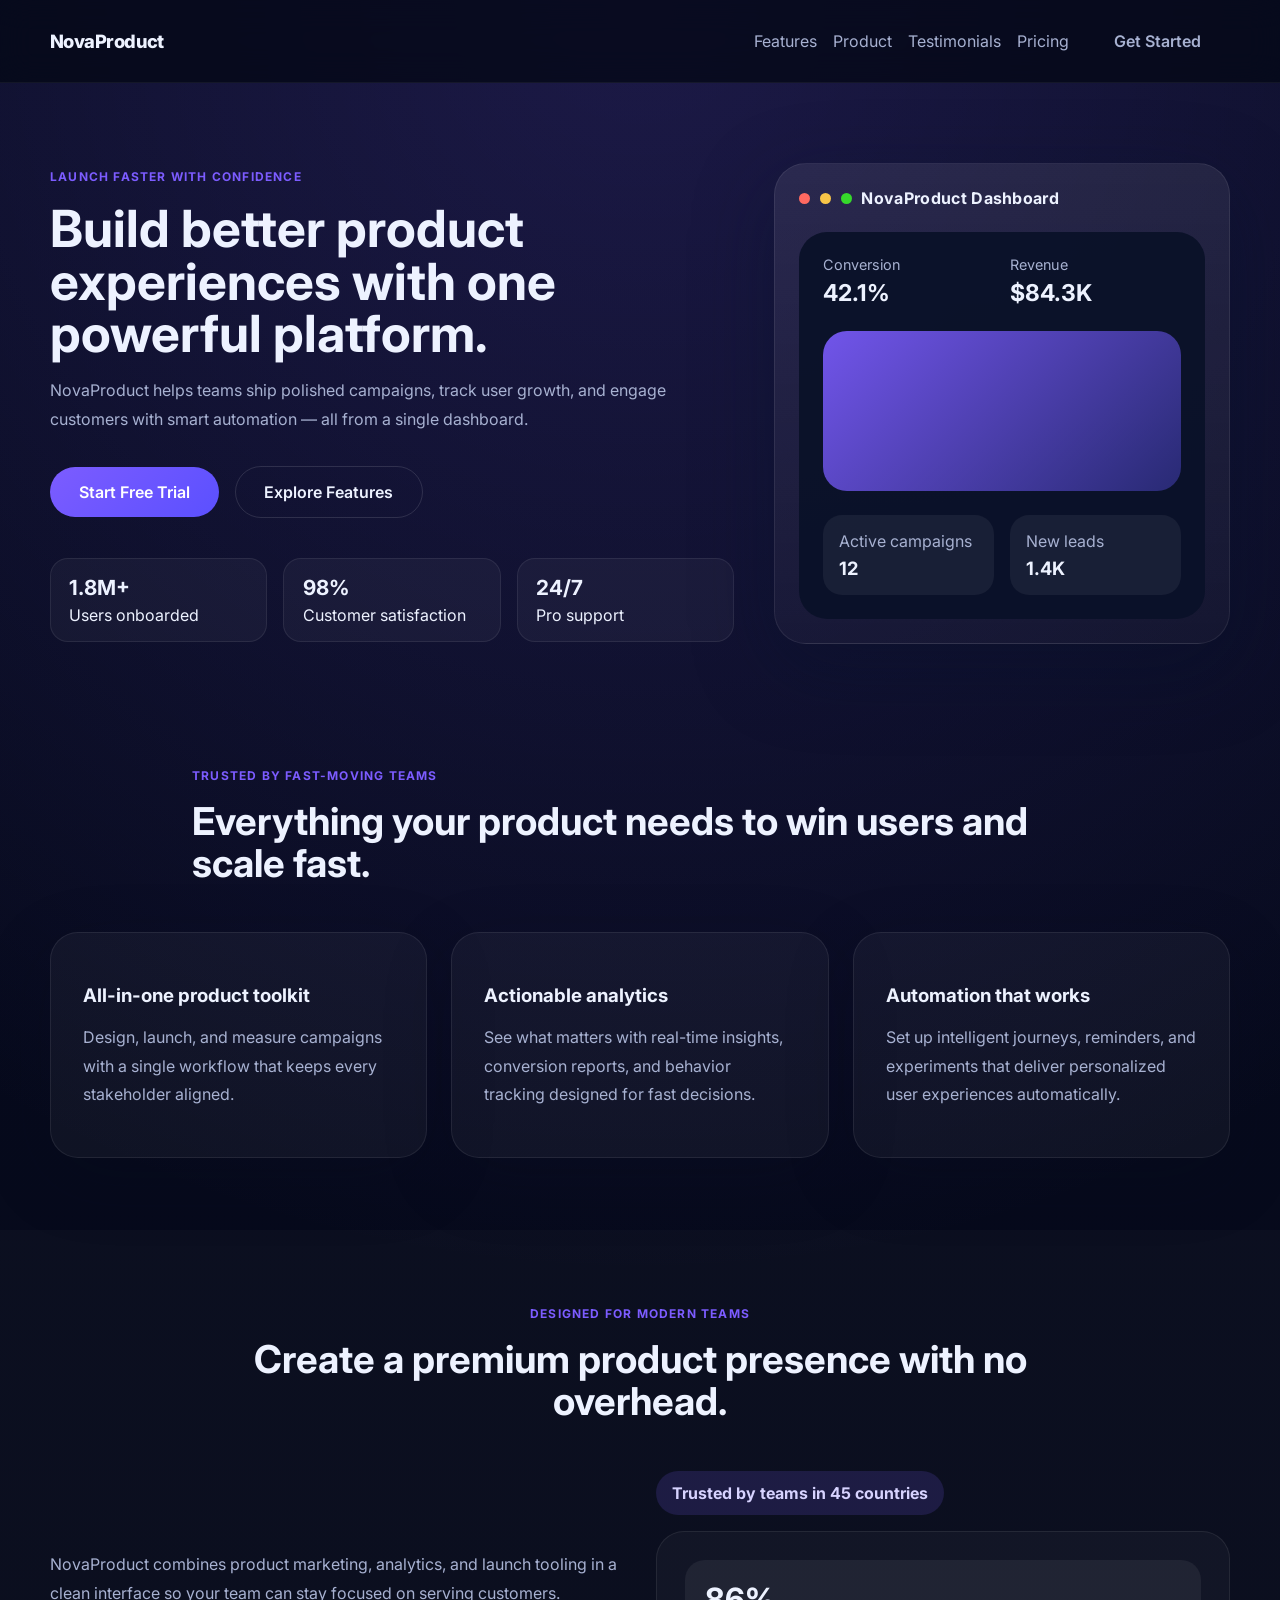
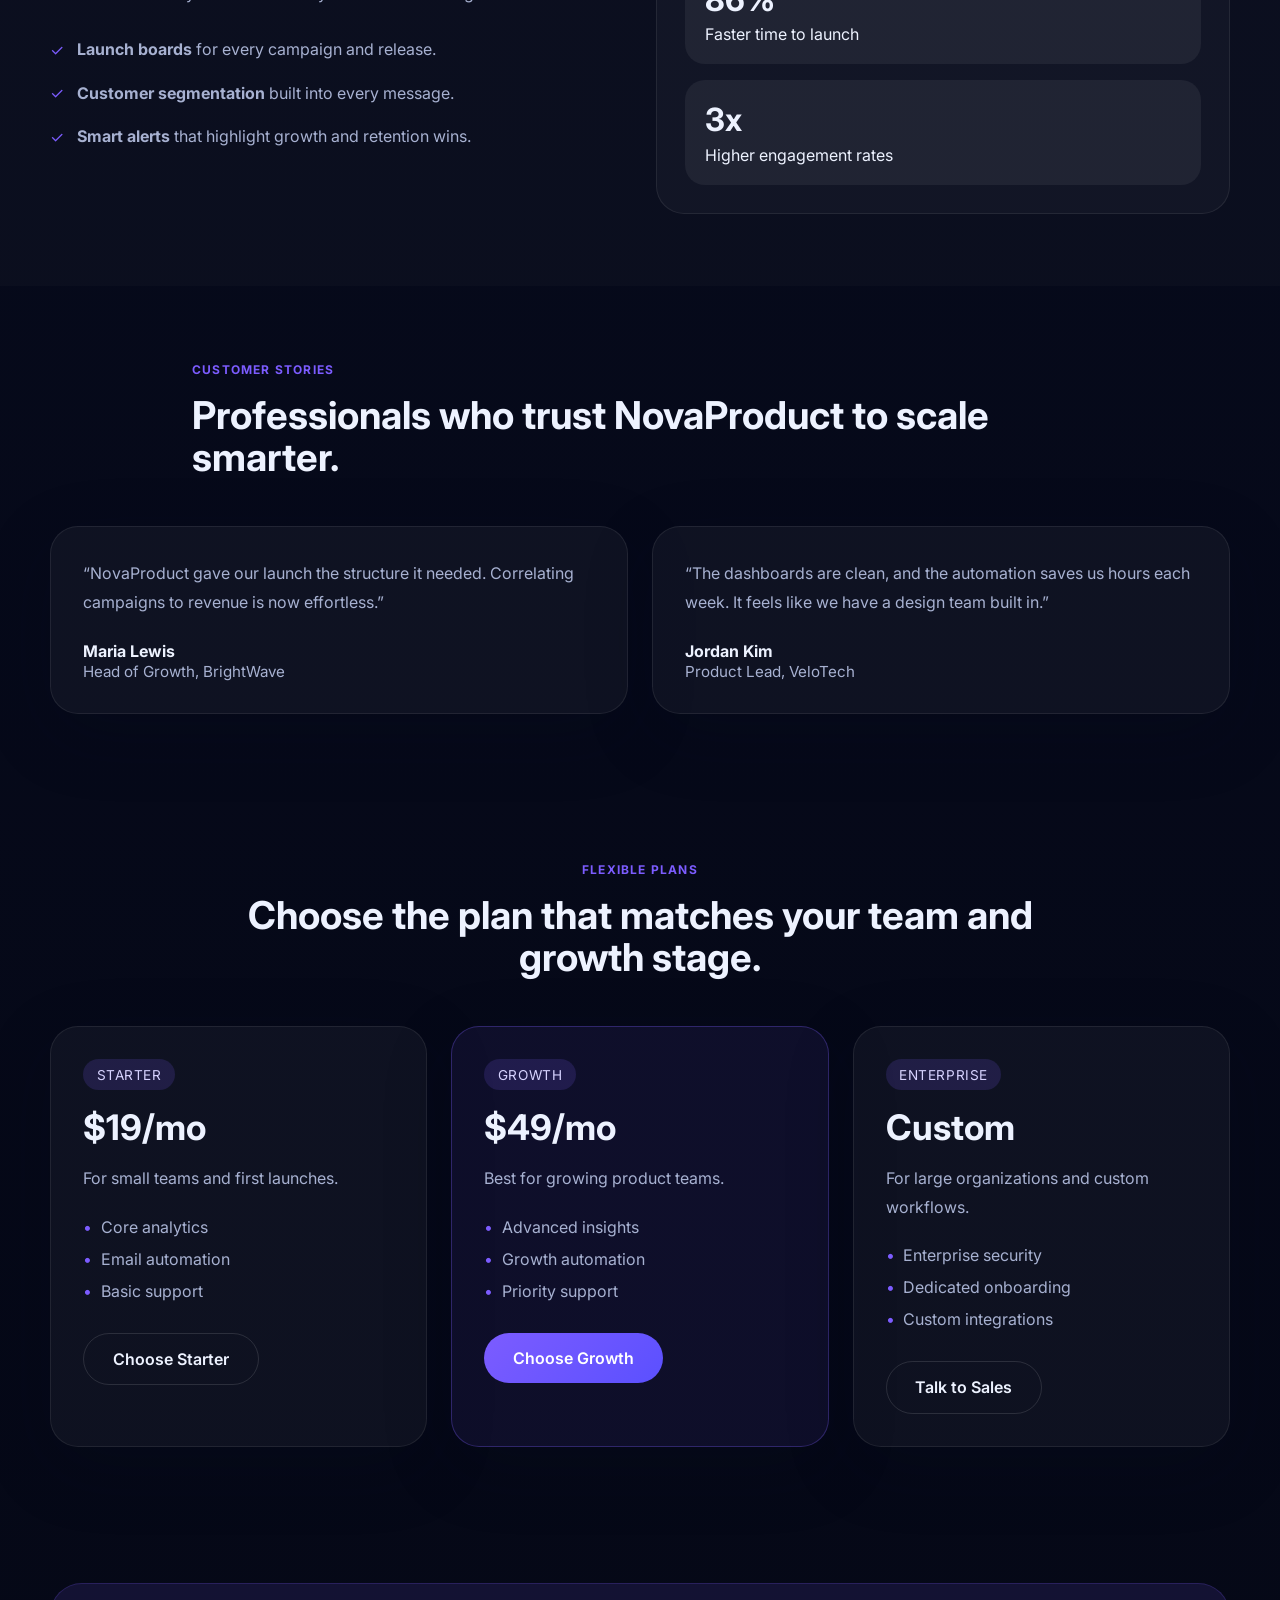
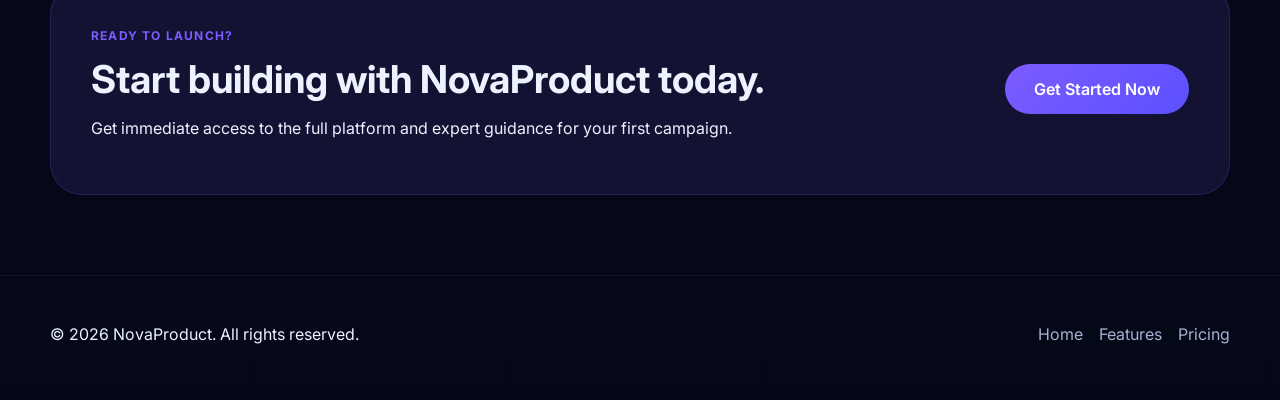
<file: Landing/Product/NovaProduct — Modern Product Landing Page.html>
<!DOCTYPE html>
<html lang="en">
<head>
  <meta charset="UTF-8" />
  <meta name="viewport" content="width=device-width, initial-scale=1.0" />
  <title>NovaProduct — Modern Product Landing Page</title>
  <link rel="preconnect" href="https://fonts.googleapis.com">
  <link rel="preconnect" href="https://fonts.gstatic.com" crossorigin>
  <link href="https://fonts.googleapis.com/css2?family=Inter:wght@400;500;600;700;800&display=swap" rel="stylesheet">
  <link rel="stylesheet" href="styles.css" />
</head>
<body>
  <header class="site-header">
    <div class="container header-inner">
      <a href="#hero" class="brand">NovaProduct</a>
      <button class="nav-toggle" aria-label="Open navigation" aria-expanded="false">
        <span></span>
        <span></span>
        <span></span>
      </button>
      <nav class="site-nav">
        <a href="#features">Features</a>
        <a href="#product">Product</a>
        <a href="#testimonials">Testimonials</a>
        <a href="#pricing">Pricing</a>
        <a href="#contact" class="button button-secondary">Get Started</a>
      </nav>
    </div>
  </header>

  <main>
    <section id="hero" class="hero-section">
      <div class="container hero-grid">
        <div class="hero-copy">
          <span class="eyebrow">Launch faster with confidence</span>
          <h1>Build better product experiences with one powerful platform.</h1>
          <p>NovaProduct helps teams ship polished campaigns, track user growth, and engage customers with smart automation — all from a single dashboard.</p>
          <div class="button-group">
            <a href="#pricing" class="button button-primary">Start Free Trial</a>
            <a href="#features" class="button button-outline">Explore Features</a>
          </div>
          <div class="hero-stats">
            <div>
              <strong>1.8M+</strong>
              <span>Users onboarded</span>
            </div>
            <div>
              <strong>98%</strong>
              <span>Customer satisfaction</span>
            </div>
            <div>
              <strong>24/7</strong>
              <span>Pro support</span>
            </div>
          </div>
        </div>
        <div class="hero-image-card">
          <div class="hero-image-panel">
            <div class="mockup-header">
              <span class="dot red"></span>
              <span class="dot yellow"></span>
              <span class="dot green"></span>
              <span class="mockup-title">NovaProduct Dashboard</span>
            </div>
            <div class="dashboard-preview">
              <div class="preview-row">
                <div>
                  <span>Conversion</span>
                  <strong>42.1%</strong>
                </div>
                <div>
                  <span>Revenue</span>
                  <strong>$84.3K</strong>
                </div>
              </div>
              <div class="preview-chart"></div>
              <div class="preview-cards">
                <div>
                  <span>Active campaigns</span>
                  <strong>12</strong>
                </div>
                <div>
                  <span>New leads</span>
                  <strong>1.4K</strong>
                </div>
              </div>
            </div>
          </div>
        </div>
      </div>
    </section>

    <section id="features" class="section section-features">
      <div class="container section-head">
        <span class="eyebrow">Trusted by fast-moving teams</span>
        <h2>Everything your product needs to win users and scale fast.</h2>
      </div>
      <div class="container feature-grid">
        <article class="feature-card">
          <h3>All-in-one product toolkit</h3>
          <p>Design, launch, and measure campaigns with a single workflow that keeps every stakeholder aligned.</p>
        </article>
        <article class="feature-card">
          <h3>Actionable analytics</h3>
          <p>See what matters with real-time insights, conversion reports, and behavior tracking designed for fast decisions.</p>
        </article>
        <article class="feature-card">
          <h3>Automation that works</h3>
          <p>Set up intelligent journeys, reminders, and experiments that deliver personalized user experiences automatically.</p>
        </article>
      </div>
    </section>

    <section id="product" class="section section-alt">
      <div class="container section-head center">
        <span class="eyebrow">Designed for modern teams</span>
        <h2>Create a premium product presence with no overhead.</h2>
      </div>
      <div class="container product-grid">
        <div class="product-copy">
          <p>NovaProduct combines product marketing, analytics, and launch tooling in a clean interface so your team can stay focused on serving customers.</p>
          <ul class="product-list">
            <li><strong>Launch boards</strong> for every campaign and release.</li>
            <li><strong>Customer segmentation</strong> built into every message.</li>
            <li><strong>Smart alerts</strong> that highlight growth and retention wins.</li>
          </ul>
        </div>
        <div class="product-visual">
          <div class="feature-badge">Trusted by teams in 45 countries</div>
          <div class="visual-panel">
            <div class="visual-stat">
              <strong>86%</strong>
              <span>Faster time to launch</span>
            </div>
            <div class="visual-stat">
              <strong>3x</strong>
              <span>Higher engagement rates</span>
            </div>
          </div>
        </div>
      </div>
    </section>

    <section id="testimonials" class="section section-testimonials">
      <div class="container section-head">
        <span class="eyebrow">Customer stories</span>
        <h2>Professionals who trust NovaProduct to scale smarter.</h2>
      </div>
      <div class="container testimonial-grid">
        <article class="testimonial-card">
          <p>“NovaProduct gave our launch the structure it needed. Correlating campaigns to revenue is now effortless.”</p>
          <div class="testimonial-author">
            <strong>Maria Lewis</strong>
            <span>Head of Growth, BrightWave</span>
          </div>
        </article>
        <article class="testimonial-card">
          <p>“The dashboards are clean, and the automation saves us hours each week. It feels like we have a design team built in.”</p>
          <div class="testimonial-author">
            <strong>Jordan Kim</strong>
            <span>Product Lead, VeloTech</span>
          </div>
        </article>
      </div>
    </section>

    <section id="pricing" class="section section-pricing">
      <div class="container section-head center">
        <span class="eyebrow">Flexible plans</span>
        <h2>Choose the plan that matches your team and growth stage.</h2>
      </div>
      <div class="container pricing-grid">
        <article class="pricing-card">
          <span class="pricing-label">Starter</span>
          <strong>$19/mo</strong>
          <p>For small teams and first launches.</p>
          <ul>
            <li>Core analytics</li>
            <li>Email automation</li>
            <li>Basic support</li>
          </ul>
          <a href="#contact" class="button button-outline">Choose Starter</a>
        </article>
        <article class="pricing-card pricing-card-popular">
          <span class="pricing-label">Growth</span>
          <strong>$49/mo</strong>
          <p>Best for growing product teams.</p>
          <ul>
            <li>Advanced insights</li>
            <li>Growth automation</li>
            <li>Priority support</li>
          </ul>
          <a href="#contact" class="button button-primary">Choose Growth</a>
        </article>
        <article class="pricing-card">
          <span class="pricing-label">Enterprise</span>
          <strong>Custom</strong>
          <p>For large organizations and custom workflows.</p>
          <ul>
            <li>Enterprise security</li>
            <li>Dedicated onboarding</li>
            <li>Custom integrations</li>
          </ul>
          <a href="#contact" class="button button-outline">Talk to Sales</a>
        </article>
      </div>
    </section>

    <section id="contact" class="section section-cta">
      <div class="container cta-panel">
        <div>
          <span class="eyebrow">Ready to launch?</span>
          <h2>Start building with NovaProduct today.</h2>
          <p>Get immediate access to the full platform and expert guidance for your first campaign.</p>
        </div>
        <a href="mailto:hello@novaproduct.example" class="button button-primary">Get Started Now</a>
      </div>
    </section>
  </main>

  <footer class="site-footer">
    <div class="container footer-grid">
      <p>&copy; 2026 NovaProduct. All rights reserved.</p>
      <div class="footer-links">
        <a href="#hero">Home</a>
        <a href="#features">Features</a>
        <a href="#pricing">Pricing</a>
      </div>
    </div>
  </footer>

  <script src="script.js"></script>
</body>
</html>
</file>
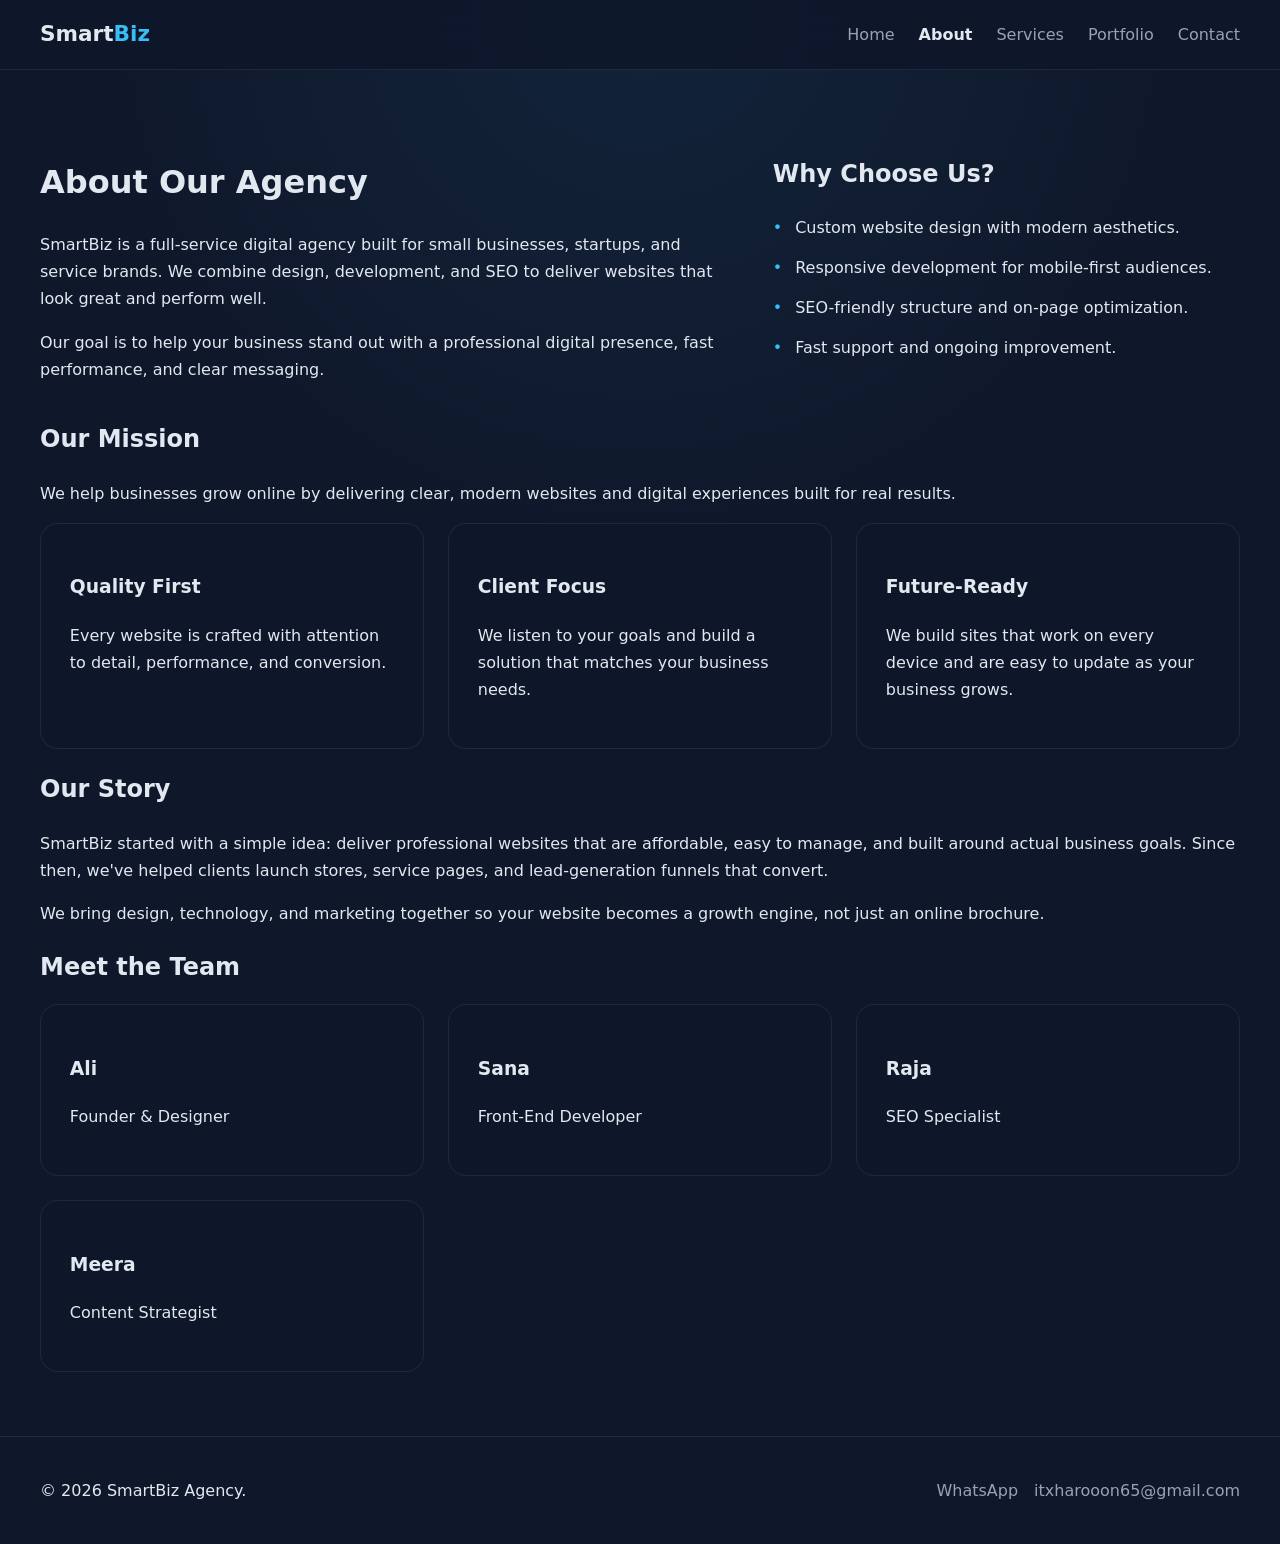
<file: Websites/Business Website/about.html>
<!DOCTYPE html>
<html lang="en">
<head>
  <meta charset="UTF-8">
  <meta name="viewport" content="width=device-width, initial-scale=1.0">
  <title>About - SmartBiz</title>
  <link rel="stylesheet" href="styles.css">
</head>
<body>
  <header class="site-header">
    <div class="container header-inner">
      <a href="Smart Business Agency.html" class="logo">Smart<span>Biz</span></a>
      <nav class="nav" id="navbar">
        <a href="Smart Business Agency.html">Home</a>
        <a href="about.html">About</a>
        <a href="services.html">Services</a>
        <a href="portfolio.html">Portfolio</a>
        <a href="contact.html">Contact</a>
      </nav>
      <button class="menu-toggle" id="menuToggle" aria-label="Toggle navigation">☰</button>
    </div>
  </header>

  <main class="section about-page">
    <div class="container split-grid animate-up">
      <div>
        <h1>About Our Agency</h1>
        <p>SmartBiz is a full-service digital agency built for small businesses, startups, and service brands. We combine design, development, and SEO to deliver websites that look great and perform well.</p>
        <p>Our goal is to help your business stand out with a professional digital presence, fast performance, and clear messaging.</p>
      </div>
      <div>
        <h2>Why Choose Us?</h2>
        <ul class="feature-list">
          <li>Custom website design with modern aesthetics.</li>
          <li>Responsive development for mobile-first audiences.</li>
          <li>SEO-friendly structure and on-page optimization.</li>
          <li>Fast support and ongoing improvement.</li>
        </ul>
      </div>
    </div>

    <section class="container animate-up delay-1">
      <h2>Our Mission</h2>
      <p>We help businesses grow online by delivering clear, modern websites and digital experiences built for real results.</p>
      <div class="values-grid">
        <div class="info-card">
          <h3>Quality First</h3>
          <p>Every website is crafted with attention to detail, performance, and conversion.</p>
        </div>
        <div class="info-card">
          <h3>Client Focus</h3>
          <p>We listen to your goals and build a solution that matches your business needs.</p>
        </div>
        <div class="info-card">
          <h3>Future-Ready</h3>
          <p>We build sites that work on every device and are easy to update as your business grows.</p>
        </div>
      </div>
    </section>

    <section class="container animate-up delay-2">
      <h2>Our Story</h2>
      <p>SmartBiz started with a simple idea: deliver professional websites that are affordable, easy to manage, and built around actual business goals. Since then, we've helped clients launch stores, service pages, and lead-generation funnels that convert.</p>
      <p>We bring design, technology, and marketing together so your website becomes a growth engine, not just an online brochure.</p>
    </section>

    <section class="team-section container animate-up delay-3">
      <h2>Meet the Team</h2>
      <div class="team-grid">
        <article class="team-card">
          <h3>Ali</h3>
          <p>Founder & Designer</p>
        </article>
        <article class="team-card">
          <h3>Sana</h3>
          <p>Front-End Developer</p>
        </article>
        <article class="team-card">
          <h3>Raja</h3>
          <p>SEO Specialist</p>
        </article>
        <article class="team-card">
          <h3>Meera</h3>
          <p>Content Strategist</p>
        </article>
      </div>
    </section>
  </main>

  <footer class="site-footer">
    <div class="container footer-inner">
      <p>© 2026 SmartBiz Agency.</p>
      <div class="footer-links">
        <a href="https://wa.me/1234567890" target="_blank" rel="noreferrer">WhatsApp</a>
        <a href="mailto:itxharooon65@gmail.com">itxharooon65@gmail.com</a>
      </div>
    </div>
  </footer>

  <script src="script.js"></script>
</body>
</html>
</file>
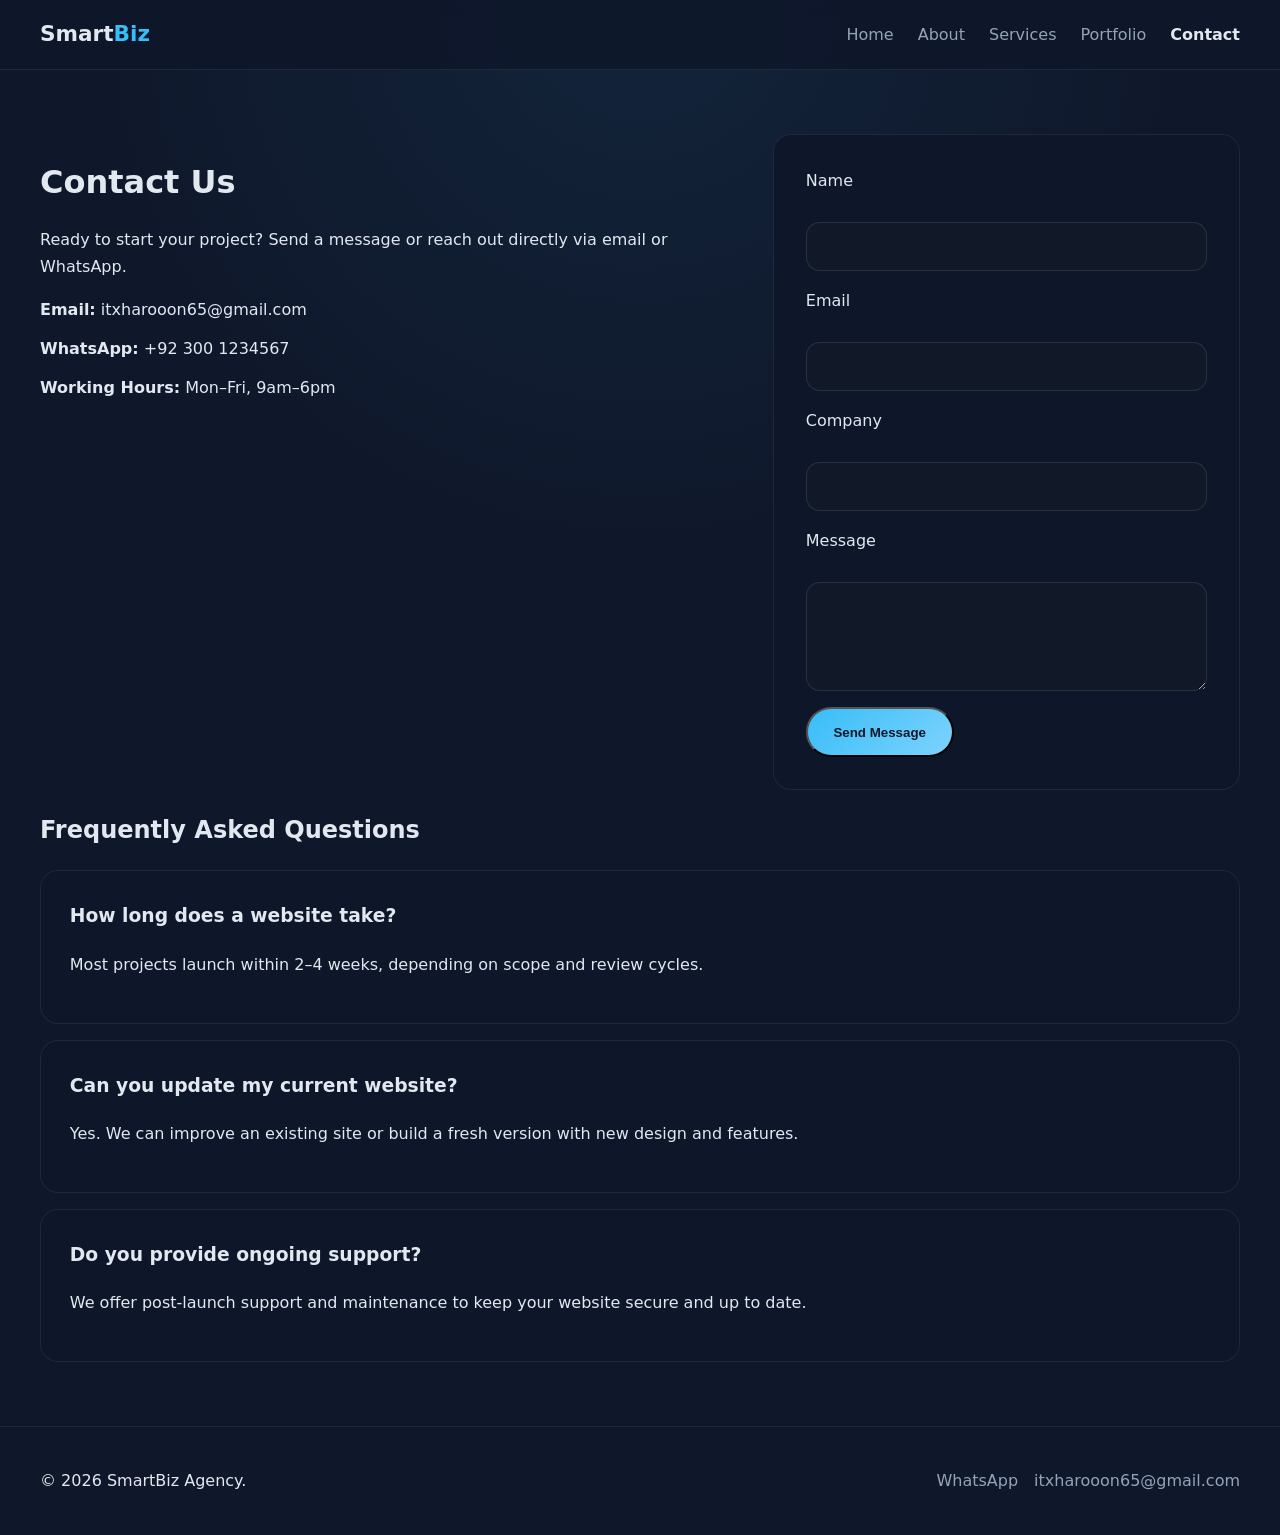
<file: Websites/Business Website/contact.html>
<!DOCTYPE html>
<html lang="en">
<head>
  <meta charset="UTF-8">
  <meta name="viewport" content="width=device-width, initial-scale=1.0">
  <title>Contact - SmartBiz</title>
  <link rel="stylesheet" href="styles.css">
</head>
<body>
  <header class="site-header">
    <div class="container header-inner">
      <a href="Smart Business Agency.html" class="logo">Smart<span>Biz</span></a>
      <nav class="nav" id="navbar">
        <a href="Smart Business Agency.html">Home</a>
        <a href="about.html">About</a>
        <a href="services.html">Services</a>
        <a href="portfolio.html">Portfolio</a>
        <a href="contact.html">Contact</a>
      </nav>
      <button class="menu-toggle" id="menuToggle" aria-label="Toggle navigation">☰</button>
    </div>
  </header>

  <main class="section contact-page">
    <div class="container split-grid animate-up">
      <div>
        <h1>Contact Us</h1>
        <p>Ready to start your project? Send a message or reach out directly via email or WhatsApp.</p>
        <div class="contact-info">
          <p><strong>Email:</strong> itxharooon65@gmail.com</p>
          <p><strong>WhatsApp:</strong> <a href="https://wa.me/1234567890" target="_blank" rel="noreferrer">+92 300 1234567</a></p>
          <p><strong>Working Hours:</strong> Mon–Fri, 9am–6pm</p>
        </div>
      </div>
      <form class="contact-form animate-up delay-1" id="contactForm">
        <input type="hidden" name="access_key" value="2d4e4fc6-cbc9-465c-b12b-588db0f23e2d">
        <input type="hidden" name="subject" value="New SmartBiz Contact Form Message">
        <input type="checkbox" name="botcheck" tabindex="-1" autocomplete="off" style="display: none;">

        <label for="name">Name</label>
        <input id="name" name="name" type="text" required>

        <label for="email">Email</label>
        <input id="email" name="email" type="email" required>

        <label for="company">Company</label>
        <input id="company" name="company" type="text">

        <label for="message">Message</label>
        <textarea id="message" name="message" rows="5" required></textarea>

        <button type="submit" class="btn btn-primary">Send Message</button>
        <p class="form-status" id="formStatus" hidden></p>
      </form>
    </div>

    <section class="container animate-up delay-2">
      <h2>Frequently Asked Questions</h2>
      <div class="faq-list">
        <article class="faq-item">
          <h3>How long does a website take?</h3>
          <p>Most projects launch within 2–4 weeks, depending on scope and review cycles.</p>
        </article>
        <article class="faq-item">
          <h3>Can you update my current website?</h3>
          <p>Yes. We can improve an existing site or build a fresh version with new design and features.</p>
        </article>
        <article class="faq-item">
          <h3>Do you provide ongoing support?</h3>
          <p>We offer post-launch support and maintenance to keep your website secure and up to date.</p>
        </article>
      </div>
    </section>
  </main>

  <footer class="site-footer">
    <div class="container footer-inner">
      <p>© 2026 SmartBiz Agency.</p>
      <div class="footer-links">
        <a href="https://wa.me/1234567890" target="_blank" rel="noreferrer">WhatsApp</a>
        <a href="mailto:itxharooon65@gmail.com">itxharooon65@gmail.com</a>
      </div>
    </div>
  </footer>

  <script src="script.js"></script>
</body>
</html>
</file>
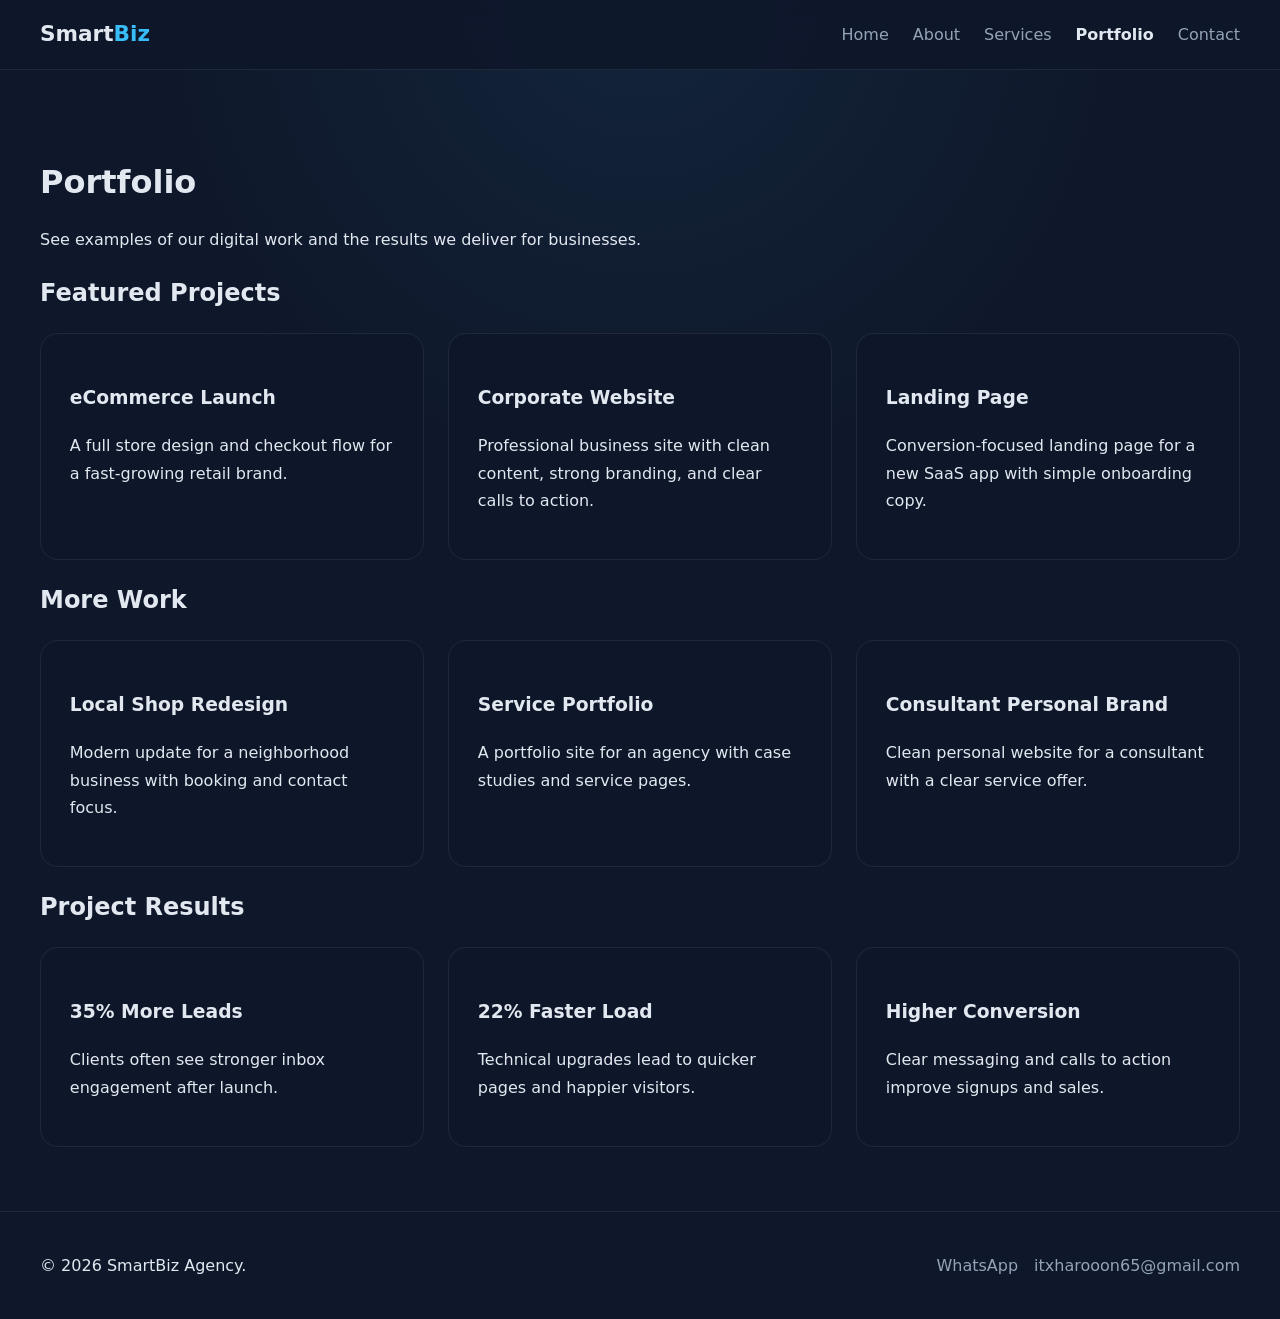
<file: Websites/Business Website/portfolio.html>
<!DOCTYPE html>
<html lang="en">
<head>
  <meta charset="UTF-8">
  <meta name="viewport" content="width=device-width, initial-scale=1.0">
  <title>Portfolio - SmartBiz</title>
  <link rel="stylesheet" href="styles.css">
</head>
<body>
  <header class="site-header">
    <div class="container header-inner">
      <a href="Smart Business Agency.html" class="logo">Smart<span>Biz</span></a>
      <nav class="nav" id="navbar">
        <a href="Smart Business Agency.html">Home</a>
        <a href="about.html">About</a>
        <a href="services.html">Services</a>
        <a href="portfolio.html">Portfolio</a>
        <a href="contact.html">Contact</a>
      </nav>
      <button class="menu-toggle" id="menuToggle" aria-label="Toggle navigation">☰</button>
    </div>
  </header>

  <main class="section portfolio-page">
    <div class="container animate-up">
      <h1>Portfolio</h1>
      <p>See examples of our digital work and the results we deliver for businesses.</p>
    </div>

    <section class="container animate-up delay-1">
      <h2>Featured Projects</h2>
      <div class="projects-grid">
        <article class="project-card">
          <h3>eCommerce Launch</h3>
          <p>A full store design and checkout flow for a fast-growing retail brand.</p>
        </article>
        <article class="project-card">
          <h3>Corporate Website</h3>
          <p>Professional business site with clean content, strong branding, and clear calls to action.</p>
        </article>
        <article class="project-card">
          <h3>Landing Page</h3>
          <p>Conversion-focused landing page for a new SaaS app with simple onboarding copy.</p>
        </article>
      </div>
    </section>

    <section class="container animate-up delay-2">
      <h2>More Work</h2>
      <div class="projects-grid">
        <article class="project-card">
          <h3>Local Shop Redesign</h3>
          <p>Modern update for a neighborhood business with booking and contact focus.</p>
        </article>
        <article class="project-card">
          <h3>Service Portfolio</h3>
          <p>A portfolio site for an agency with case studies and service pages.</p>
        </article>
        <article class="project-card">
          <h3>Consultant Personal Brand</h3>
          <p>Clean personal website for a consultant with a clear service offer.</p>
        </article>
      </div>
    </section>

    <section class="container animate-up delay-3">
      <h2>Project Results</h2>
      <div class="stats-grid">
        <div class="info-card">
          <h3>35% More Leads</h3>
          <p>Clients often see stronger inbox engagement after launch.</p>
        </div>
        <div class="info-card">
          <h3>22% Faster Load</h3>
          <p>Technical upgrades lead to quicker pages and happier visitors.</p>
        </div>
        <div class="info-card">
          <h3>Higher Conversion</h3>
          <p>Clear messaging and calls to action improve signups and sales.</p>
        </div>
      </div>
    </section>
  </main>

  <footer class="site-footer">
    <div class="container footer-inner">
      <p>© 2026 SmartBiz Agency.</p>
      <div class="footer-links">
        <a href="https://wa.me/1234567890" target="_blank" rel="noreferrer">WhatsApp</a>
        <a href="mailto:itxharooon65@gmail.com">itxharooon65@gmail.com</a>
      </div>
    </div>
  </footer>

  <script src="script.js"></script>
</body>
</html>
</file>
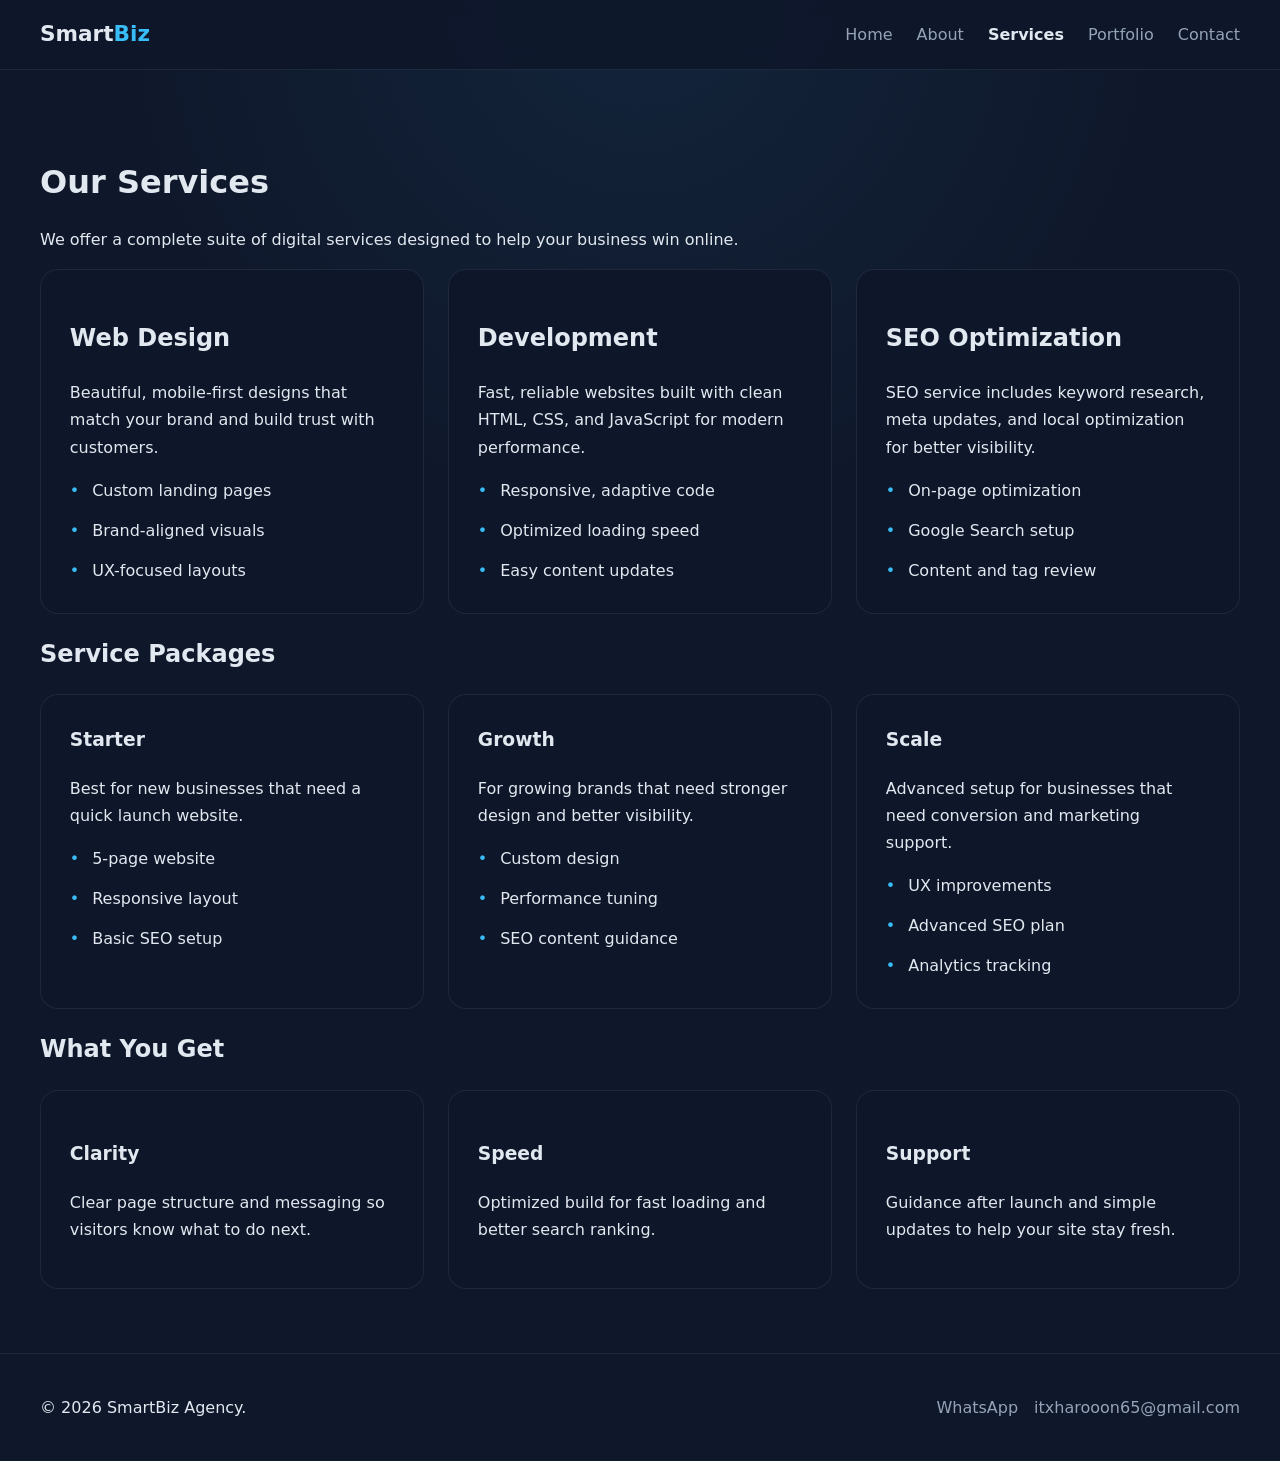
<file: Websites/Business Website/services.html>
<!DOCTYPE html>
<html lang="en">
<head>
  <meta charset="UTF-8">
  <meta name="viewport" content="width=device-width, initial-scale=1.0">
  <title>Services - SmartBiz</title>
  <link rel="stylesheet" href="styles.css">
</head>
<body>
  <header class="site-header">
    <div class="container header-inner">
      <a href="Smart Business Agency.html" class="logo">Smart<span>Biz</span></a>
      <nav class="nav" id="navbar">
        <a href="Smart Business Agency.html">Home</a>
        <a href="about.html">About</a>
        <a href="services.html">Services</a>
        <a href="portfolio.html">Portfolio</a>
        <a href="contact.html">Contact</a>
      </nav>
      <button class="menu-toggle" id="menuToggle" aria-label="Toggle navigation">☰</button>
    </div>
  </header>

  <main class="section services-page">
    <div class="container animate-up">
      <h1>Our Services</h1>
      <p>We offer a complete suite of digital services designed to help your business win online.</p>
    </div>

    <div class="container services-grid animate-up delay-1">
      <article class="service-card">
        <h2>Web Design</h2>
        <p>Beautiful, mobile-first designs that match your brand and build trust with customers.</p>
        <ul class="feature-list">
          <li>Custom landing pages</li>
          <li>Brand-aligned visuals</li>
          <li>UX-focused layouts</li>
        </ul>
      </article>
      <article class="service-card">
        <h2>Development</h2>
        <p>Fast, reliable websites built with clean HTML, CSS, and JavaScript for modern performance.</p>
        <ul class="feature-list">
          <li>Responsive, adaptive code</li>
          <li>Optimized loading speed</li>
          <li>Easy content updates</li>
        </ul>
      </article>
      <article class="service-card">
        <h2>SEO Optimization</h2>
        <p>SEO service includes keyword research, meta updates, and local optimization for better visibility.</p>
        <ul class="feature-list">
          <li>On-page optimization</li>
          <li>Google Search setup</li>
          <li>Content and tag review</li>
        </ul>
      </article>
    </div>

    <section class="container animate-up delay-2">
      <h2>Service Packages</h2>
      <div class="package-grid">
        <article class="package-card">
          <h3>Starter</h3>
          <p>Best for new businesses that need a quick launch website.</p>
          <ul class="feature-list">
            <li>5-page website</li>
            <li>Responsive layout</li>
            <li>Basic SEO setup</li>
          </ul>
        </article>
        <article class="package-card">
          <h3>Growth</h3>
          <p>For growing brands that need stronger design and better visibility.</p>
          <ul class="feature-list">
            <li>Custom design</li>
            <li>Performance tuning</li>
            <li>SEO content guidance</li>
          </ul>
        </article>
        <article class="package-card">
          <h3>Scale</h3>
          <p>Advanced setup for businesses that need conversion and marketing support.</p>
          <ul class="feature-list">
            <li>UX improvements</li>
            <li>Advanced SEO plan</li>
            <li>Analytics tracking</li>
          </ul>
        </article>
      </div>
    </section>

    <section class="container animate-up delay-3">
      <h2>What You Get</h2>
      <div class="stats-grid">
        <div class="info-card">
          <h3>Clarity</h3>
          <p>Clear page structure and messaging so visitors know what to do next.</p>
        </div>
        <div class="info-card">
          <h3>Speed</h3>
          <p>Optimized build for fast loading and better search ranking.</p>
        </div>
        <div class="info-card">
          <h3>Support</h3>
          <p>Guidance after launch and simple updates to help your site stay fresh.</p>
        </div>
      </div>
    </section>
  </main>

  <footer class="site-footer">
    <div class="container footer-inner">
      <p>© 2026 SmartBiz Agency.</p>
      <div class="footer-links">
        <a href="https://wa.me/1234567890" target="_blank" rel="noreferrer">WhatsApp</a>
        <a href="mailto:itxharooon65@gmail.com">itxharooon65@gmail.com</a>
      </div>
    </div>
  </footer>

  <script src="script.js"></script>
</body>
</html>
</file>
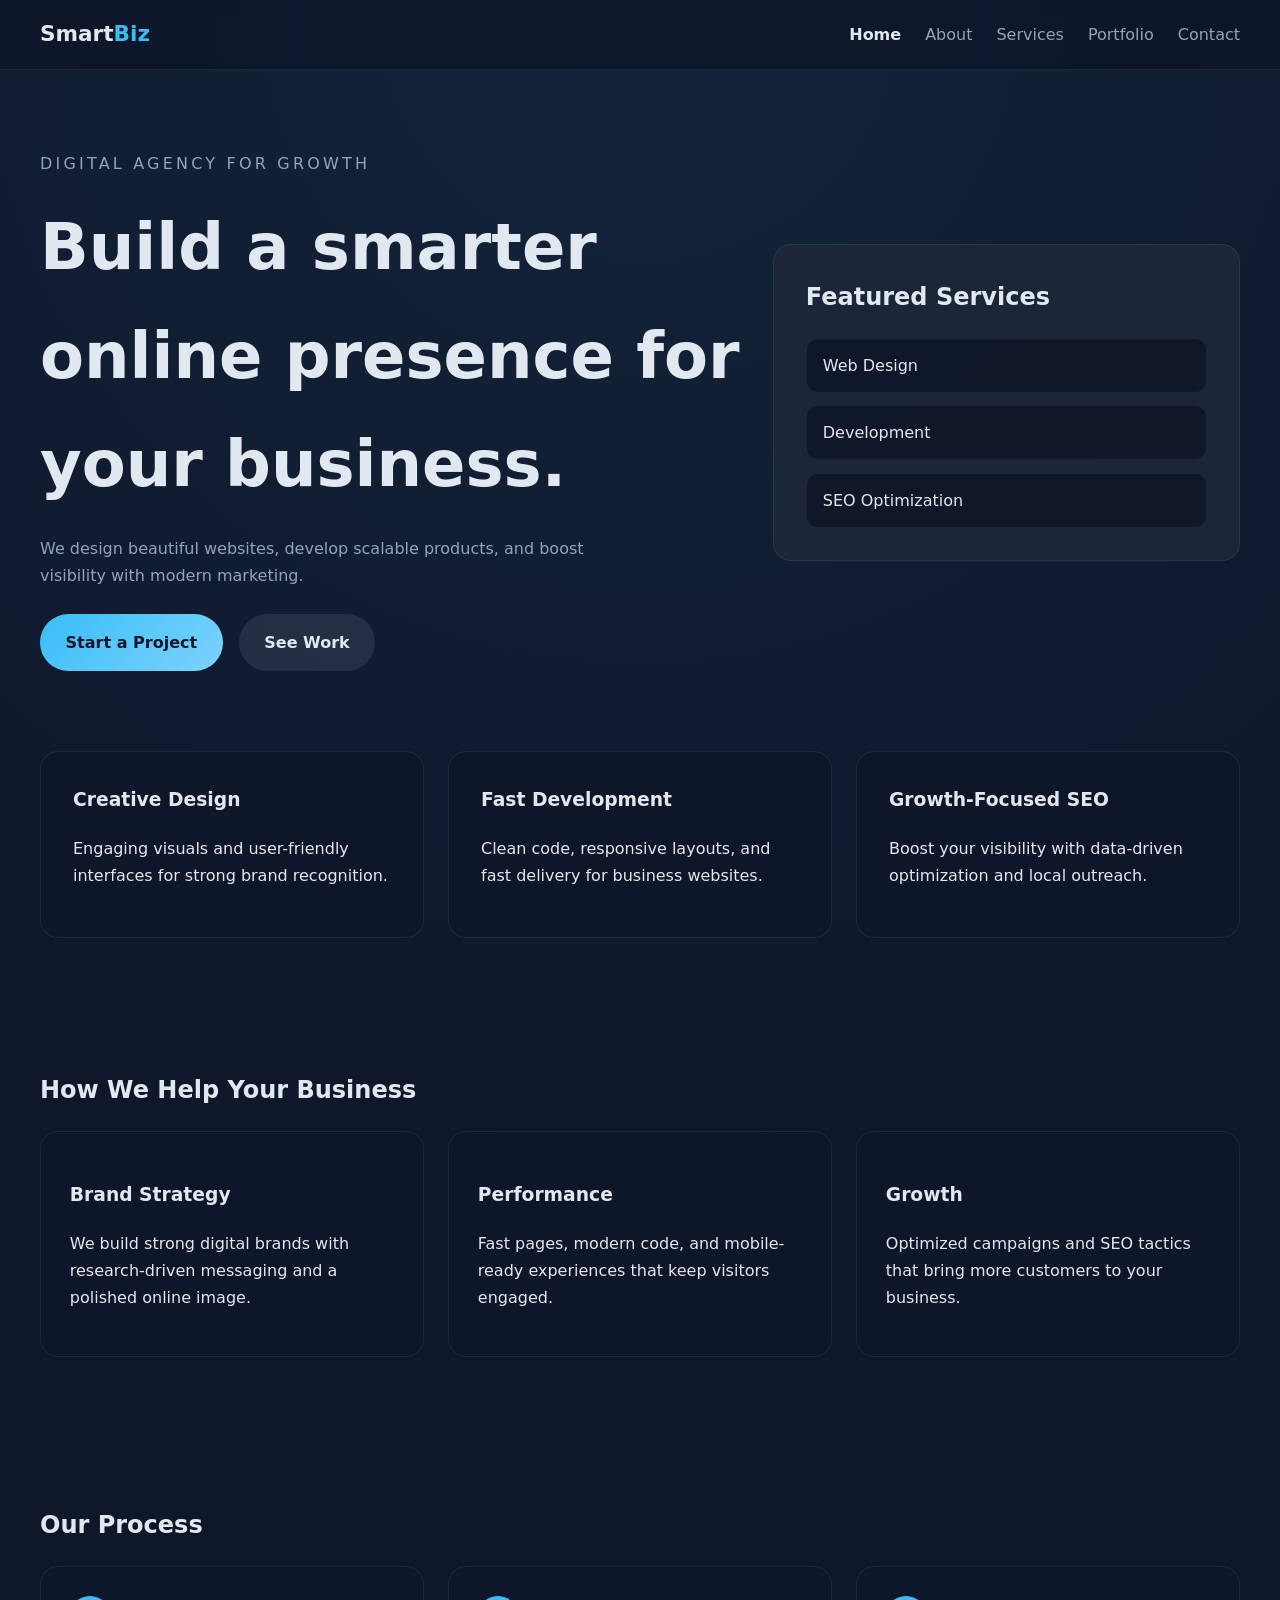
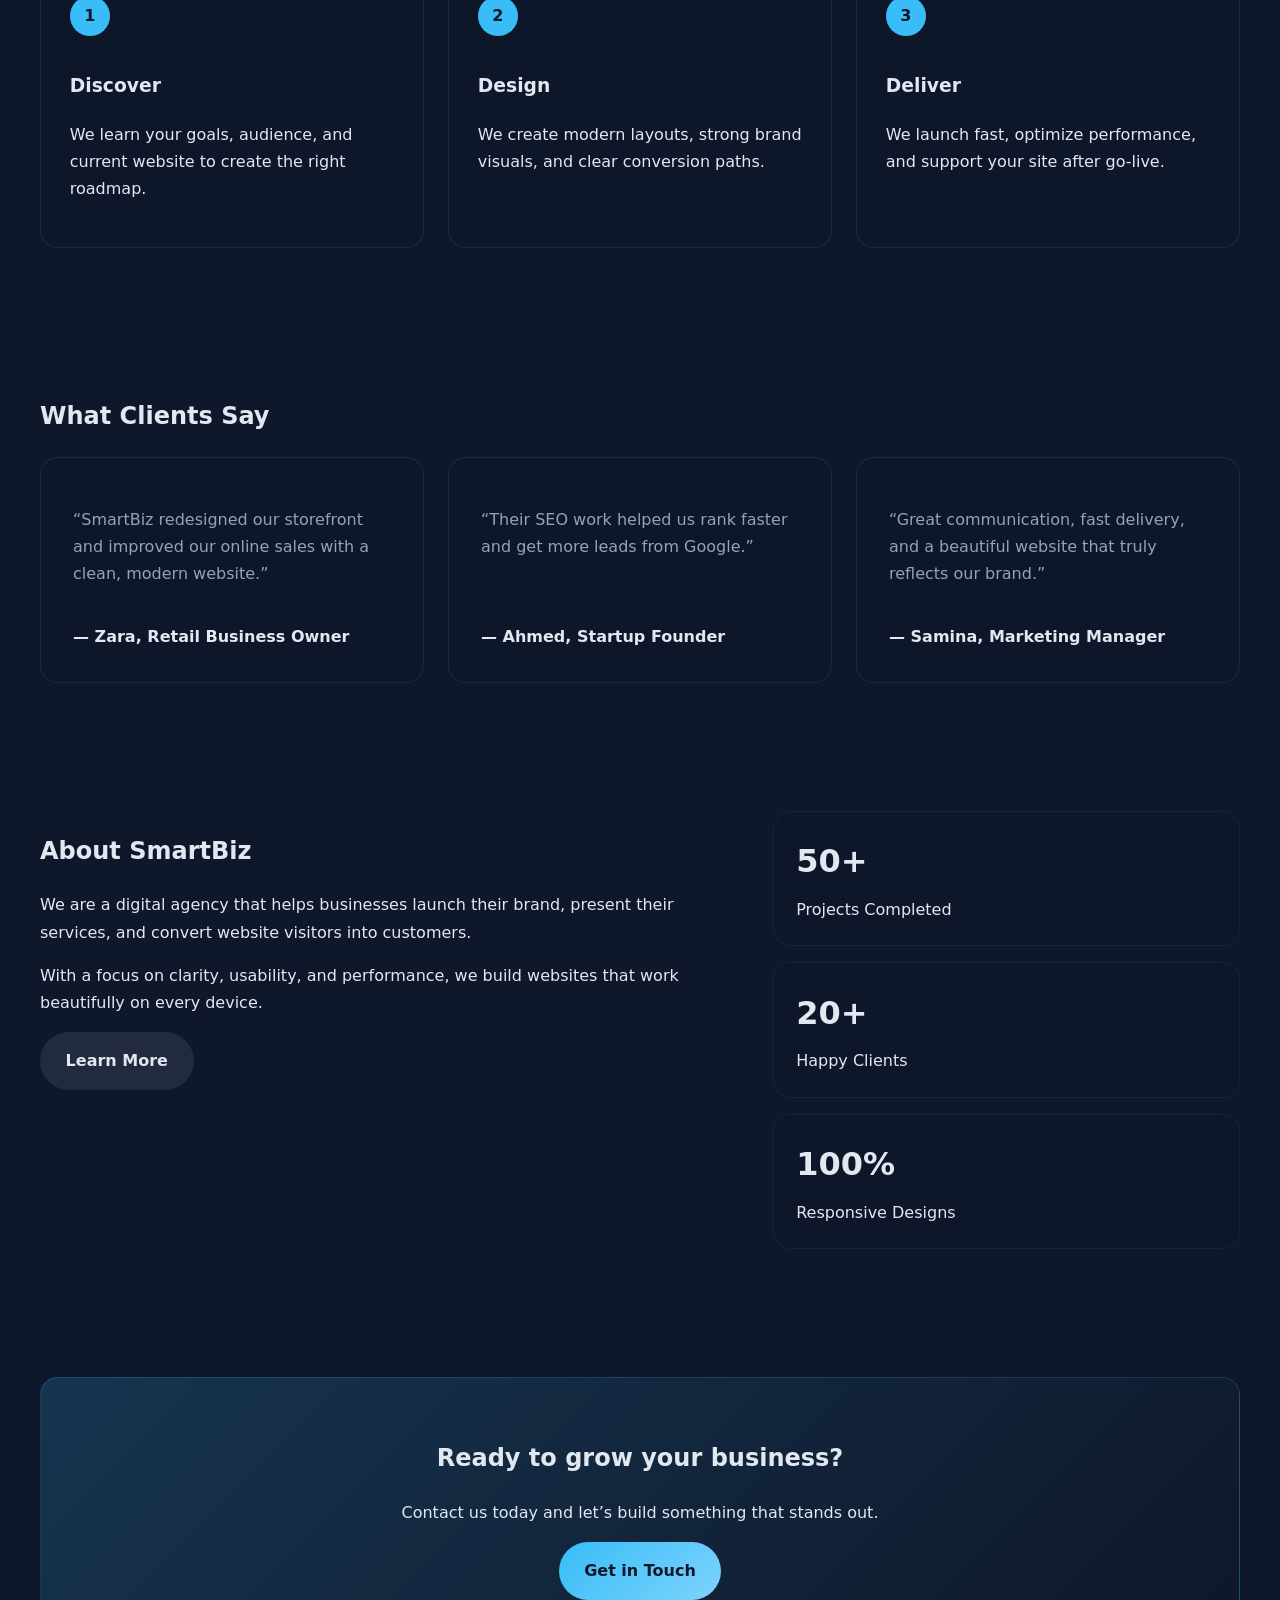
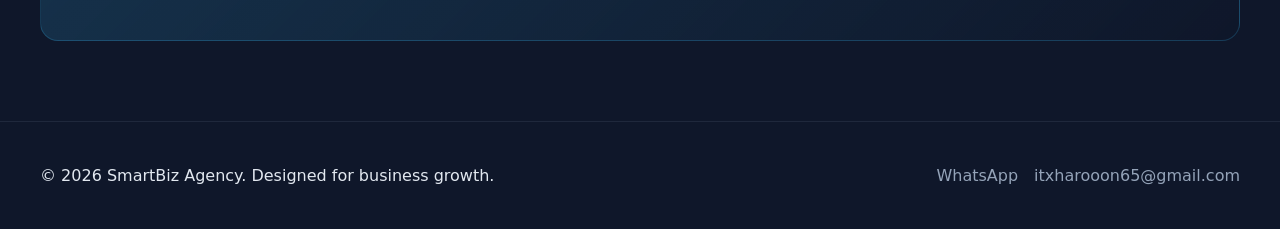
<file: Websites/Business Website/Smart Business Agency.html>
<!DOCTYPE html>
<html lang="en">
<head>
  <meta charset="UTF-8">
  <meta name="viewport" content="width=device-width, initial-scale=1.0">
  <title>Smart Business Agency</title>
  <link rel="stylesheet" href="styles.css">
</head>
<body>
  <header class="site-header">
    <div class="container header-inner">
      <a href="index.html" class="logo">Smart<span>Biz</span></a>
      <nav class="nav" id="navbar">
        <a href="Smart Business Agency.html">Home</a>
        <a href="about.html">About</a>
        <a href="services.html">Services</a>
        <a href="portfolio.html">Portfolio</a>
        <a href="contact.html">Contact</a>
      </nav>
      <button class="menu-toggle" id="menuToggle" aria-label="Toggle navigation">☰</button>
    </div>
  </header>

  <main>
    <section class="hero">
      <div class="container hero-content">
        <div>
          <p class="eyebrow">Digital Agency for Growth</p>
          <h1>Build a smarter online presence for your business.</h1>
          <p>We design beautiful websites, develop scalable products, and boost visibility with modern marketing.</p>
          <div class="hero-buttons">
            <a href="contact.html" class="btn btn-primary">Start a Project</a>
            <a href="portfolio.html" class="btn btn-secondary">See Work</a>
          </div>
        </div>
        <div class="hero-card animate-up">
          <h2>Featured Services</h2>
          <ul>
            <li>Web Design</li>
            <li>Development</li>
            <li>SEO Optimization</li>
          </ul>
        </div>
      </div>
    </section>

    <section class="preview-cards container">
      <article class="card animate-up delay-1">
        <h3>Creative Design</h3>
        <p>Engaging visuals and user-friendly interfaces for strong brand recognition.</p>
      </article>
      <article class="card animate-up delay-2">
        <h3>Fast Development</h3>
        <p>Clean code, responsive layouts, and fast delivery for business websites.</p>
      </article>
      <article class="card animate-up delay-3">
        <h3>Growth-Focused SEO</h3>
        <p>Boost your visibility with data-driven optimization and local outreach.</p>
      </article>
    </section>

    <section class="section why-section">
      <div class="container animate-up">
        <h2>How We Help Your Business</h2>
        <div class="stats-grid">
          <div class="info-card">
            <h3>Brand Strategy</h3>
            <p>We build strong digital brands with research-driven messaging and a polished online image.</p>
          </div>
          <div class="info-card">
            <h3>Performance</h3>
            <p>Fast pages, modern code, and mobile-ready experiences that keep visitors engaged.</p>
          </div>
          <div class="info-card">
            <h3>Growth</h3>
            <p>Optimized campaigns and SEO tactics that bring more customers to your business.</p>
          </div>
        </div>
      </div>
    </section>

    <section class="section process-section animate-up delay-1">
      <div class="container">
        <h2>Our Process</h2>
        <div class="process-grid">
          <article class="process-card">
            <span>1</span>
            <h3>Discover</h3>
            <p>We learn your goals, audience, and current website to create the right roadmap.</p>
          </article>
          <article class="process-card">
            <span>2</span>
            <h3>Design</h3>
            <p>We create modern layouts, strong brand visuals, and clear conversion paths.</p>
          </article>
          <article class="process-card">
            <span>3</span>
            <h3>Deliver</h3>
            <p>We launch fast, optimize performance, and support your site after go-live.</p>
          </article>
        </div>
      </div>
    </section>

    <section class="section testimonial-section">
      <div class="container animate-up delay-2">
        <h2>What Clients Say</h2>
        <div class="testimonial-grid">
          <article class="testimonial-card card">
            <p>“SmartBiz redesigned our storefront and improved our online sales with a clean, modern website.”</p>
            <strong>— Zara, Retail Business Owner</strong>
          </article>
          <article class="testimonial-card card">
            <p>“Their SEO work helped us rank faster and get more leads from Google.”</p>
            <strong>— Ahmed, Startup Founder</strong>
          </article>
          <article class="testimonial-card card">
            <p>“Great communication, fast delivery, and a beautiful website that truly reflects our brand.”</p>
            <strong>— Samina, Marketing Manager</strong>
          </article>
        </div>
      </div>
    </section>

    <section class="section section-about">
      <div class="container split-grid animate-up">
        <div>
          <h2>About SmartBiz</h2>
          <p>We are a digital agency that helps businesses launch their brand, present their services, and convert website visitors into customers.</p>
          <p>With a focus on clarity, usability, and performance, we build websites that work beautifully on every device.</p>
          <a href="about.html" class="btn btn-secondary">Learn More</a>
        </div>
        <div class="about-stats">
          <div>
            <strong>50+</strong>
            <span>Projects Completed</span>
          </div>
          <div>
            <strong>20+</strong>
            <span>Happy Clients</span>
          </div>
          <div>
            <strong>100%</strong>
            <span>Responsive Designs</span>
          </div>
        </div>
      </div>
    </section>

    <section class="section contact-cta">
      <div class="container cta-card animate-up">
        <h2>Ready to grow your business?</h2>
        <p>Contact us today and let’s build something that stands out.</p>
        <a href="contact.html" class="btn btn-primary">Get in Touch</a>
      </div>
    </section>
  </main>

  <footer class="site-footer">
    <div class="container footer-inner">
      <p>© 2026 SmartBiz Agency. Designed for business growth.</p>
      <div class="footer-links">
        <a href="https://wa.me/1234567890" target="_blank" rel="noreferrer">WhatsApp</a>
        <a href="mailto:itxharooon65@gmail.com">itxharooon65@gmail.com</a>
      </div>
    </div>
  </footer>

  <script src="script.js"></script>
</body>
</html>
</file>
<file: Landing/Product/styles.css>
:root {
  color-scheme: dark;
  --bg: #050816;
  --surface: rgba(255, 255, 255, 0.06);
  --surface-strong: rgba(255, 255, 255, 0.11);
  --text: #edf2ff;
  --muted: #a7b1d1;
  --accent: #7c5cff;
  --accent-soft: rgba(124, 92, 255, 0.13);
  --border: rgba(255, 255, 255, 0.12);
  --shadow: 0 24px 80px rgba(7, 16, 42, 0.35);
}

* {
  box-sizing: border-box;
}

html {
  scroll-behavior: smooth;
}

body {
  margin: 0;
  min-height: 100vh;
  font-family: 'Inter', system-ui, sans-serif;
  background: radial-gradient(circle at top, rgba(124, 92, 255, 0.18), transparent 35%),
              linear-gradient(180deg, #070b1f 0%, #050816 100%);
  color: var(--text);
}

img {
  max-width: 100%;
  display: block;
}

a {
  color: inherit;
  text-decoration: none;
}

button, .button {
  font: inherit;
}

.container {
  width: min(1180px, calc(100% - 2rem));
  margin: 0 auto;
}

.site-header {
  position: sticky;
  top: 0;
  z-index: 20;
  backdrop-filter: blur(16px);
  background: rgba(5, 8, 22, 0.78);
  border-bottom: 1px solid rgba(255, 255, 255, 0.05);
}

.header-inner {
  display: flex;
  align-items: center;
  justify-content: space-between;
  gap: 1rem;
  padding: 1rem 0;
}

.brand {
  font-size: 1.15rem;
  font-weight: 800;
  letter-spacing: -0.03em;
}

.site-nav {
  display: flex;
  flex-wrap: wrap;
  gap: 1rem;
  align-items: center;
}

.site-nav a {
  color: var(--muted);
  transition: color 0.2s ease;
}

.site-nav a:hover,
.site-nav a:focus-visible {
  color: var(--text);
}

.nav-toggle {
  display: none;
  width: 2rem;
  height: 2rem;
  border: none;
  background: transparent;
  cursor: pointer;
  gap: 0.35rem;
  flex-direction: column;
  align-items: center;
  justify-content: center;
  padding: 0;
}

.nav-toggle span {
  width: 100%;
  height: 2px;
  background: var(--text);
  display: block;
  border-radius: 999px;
}

.hero-section {
  padding: 5rem 0 3rem;
}

.hero-grid {
  display: grid;
  grid-template-columns: 1.2fr 0.8fr;
  gap: 2.5rem;
  align-items: center;
}

.eyebrow {
  display: inline-flex;
  align-items: center;
  gap: 0.5rem;
  color: var(--accent);
  font-weight: 700;
  text-transform: uppercase;
  letter-spacing: 0.1em;
  font-size: 0.75rem;
}

.hero-copy h1 {
  margin: 1.05rem 0 1rem;
  font-size: clamp(2rem, 4vw, 3.4rem);
  line-height: 1.03;
}

.hero-copy p {
  max-width: 40rem;
  color: var(--muted);
  font-size: 1rem;
  line-height: 1.8;
}

.button-group {
  display: flex;
  flex-wrap: wrap;
  align-items: center;
  gap: 1rem;
  margin: 2rem 0 2.5rem;
}

.button {
  display: inline-flex;
  align-items: center;
  justify-content: center;
  border: none;
  border-radius: 999px;
  padding: 0.95rem 1.8rem;
  cursor: pointer;
  transition: transform 0.2s ease, background 0.2s ease, color 0.2s ease, border-color 0.2s ease;
  text-decoration: none;
  font-weight: 600;
}

.button-primary {
  background: linear-gradient(135deg, var(--accent), #5b50ff);
  color: #fff;
}

.button-primary:hover,
.button-primary:focus-visible {
  transform: translateY(-1px);
}

.button-outline {
  background: transparent;
  border: 1px solid rgba(255, 255, 255, 0.12);
  color: var(--text);
}

.button-outline:hover,
.button-outline:focus-visible {
  background: rgba(255, 255, 255, 0.04);
  transform: translateY(-1px);
}

.hero-stats {
  display: grid;
  grid-template-columns: repeat(3, minmax(0, 1fr));
  gap: 1rem;
}

.hero-stats div {
  padding: 1rem 1.15rem;
  background: rgba(255, 255, 255, 0.04);
  border: 1px solid rgba(255, 255, 255, 0.08);
  border-radius: 18px;
}

.hero-stats strong {
  display: block;
  font-size: 1.3rem;
  margin-bottom: 0.3rem;
}

.hero-image-card {
  position: relative;
}

.hero-image-panel {
  border: 1px solid rgba(255, 255, 255, 0.08);
  border-radius: 2rem;
  background: linear-gradient(180deg, rgba(255,255,255,0.08), rgba(255,255,255,0.03));
  padding: 1.5rem;
  box-shadow: var(--shadow);
}

.mockup-header {
  display: flex;
  align-items: center;
  gap: 0.6rem;
  margin-bottom: 1.5rem;
}

.dot {
  width: 0.7rem;
  height: 0.7rem;
  border-radius: 999px;
}

.red { background: #ff6961; }
.yellow { background: #f8c548; }
.green { background: #36d92b; }

.mockup-title {
  color: var(--text);
  font-weight: 700;
  letter-spacing: 0.02em;
}

.dashboard-preview {
  background: rgba(10, 17, 41, 0.95);
  border-radius: 1.75rem;
  padding: 1.5rem;
}

.preview-row {
  display: flex;
  gap: 1rem;
  flex-wrap: wrap;
  margin-bottom: 1.5rem;
}

.preview-row div {
  flex: 1;
  min-width: 9rem;
}

.preview-row span {
  display: block;
  color: var(--muted);
  margin-bottom: 0.35rem;
  font-size: 0.9rem;
}

.preview-row strong {
  font-size: 1.45rem;
}

.preview-chart {
  height: 10rem;
  border-radius: 1.5rem;
  background: linear-gradient(135deg, rgba(124,92,255,0.9), rgba(97, 88, 255, 0.35));
  margin-bottom: 1.5rem;
}

.preview-cards {
  display: grid;
  grid-template-columns: 1fr 1fr;
  gap: 1rem;
}

.preview-cards div {
  background: rgba(255, 255, 255, 0.06);
  border-radius: 1.2rem;
  padding: 1rem;
}

.preview-cards span {
  display: block;
  color: var(--muted);
  margin-bottom: 0.35rem;
}

.preview-cards strong {
  font-size: 1.15rem;
}

.section {
  padding: 4.5rem 0;
}

.section-alt {
  background: rgba(255, 255, 255, 0.02);
}

.section-head {
  max-width: 56rem;
  margin: 0 auto 3rem;
}

.section-head.center {
  text-align: center;
}

.section-head h2 {
  margin: 1rem 0 0;
  font-size: clamp(2rem, 3vw, 2.75rem);
  line-height: 1.1;
}

.feature-grid,
.testimonial-grid,
.pricing-grid {
  display: grid;
  gap: 1.5rem;
}

.feature-grid {
  grid-template-columns: repeat(3, minmax(0, 1fr));
}

.feature-card,
.testimonial-card,
.pricing-card {
  background: rgba(255, 255, 255, 0.04);
  border: 1px solid rgba(255, 255, 255, 0.08);
  border-radius: 1.75rem;
  padding: 2rem;
  box-shadow: 0 20px 70px rgba(4, 9, 29, 0.18);
}

.feature-card h3,
.pricing-card strong {
  margin-bottom: 0.9rem;
}

.feature-card p,
.testimonial-card p,
.pricing-card p {
  color: var(--muted);
  line-height: 1.8;
}

.product-grid {
  display: grid;
  grid-template-columns: 1fr 1fr;
  gap: 2rem;
  align-items: center;
}

.product-copy p,
.product-copy ul {
  color: var(--muted);
  line-height: 1.8;
}

.product-list {
  list-style: none;
  padding: 0;
  margin: 1.75rem 0 0;
  display: grid;
  gap: 0.9rem;
}

.product-list li {
  position: relative;
  padding-left: 1.7rem;
}

.product-list li::before {
  content: '✓';
  position: absolute;
  left: 0;
  top: 0.05rem;
  color: var(--accent);
}

.product-visual {
  display: grid;
  gap: 1rem;
}

.feature-badge {
  display: inline-flex;
  align-items: center;
  padding: 0.75rem 1rem;
  border-radius: 999px;
  background: rgba(124,92,255,0.16);
  color: #d7d3ff;
  font-weight: 700;
  width: fit-content;
}

.visual-panel {
  background: rgba(255, 255, 255, 0.03);
  border: 1px solid rgba(255, 255, 255, 0.08);
  border-radius: 1.75rem;
  padding: 1.75rem;
  display: grid;
  gap: 1rem;
}

.visual-stat {
  padding: 1.25rem;
  background: rgba(255, 255, 255, 0.06);
  border-radius: 1.25rem;
}

.visual-stat strong {
  display: block;
  font-size: 2rem;
  margin-bottom: 0.35rem;
}

.testimonial-grid {
  grid-template-columns: repeat(2, minmax(0, 1fr));
}

.testimonial-card p {
  margin: 0 0 1.5rem;
}

.testimonial-author strong {
  display: block;
}

.testimonial-author span {
  color: var(--muted);
  font-size: 0.95rem;
}

.pricing-grid {
  grid-template-columns: repeat(3, minmax(0, 1fr));
}

.pricing-label {
  display: inline-flex;
  padding: 0.45rem 0.85rem;
  border-radius: 999px;
  background: rgba(124, 92, 255, 0.16);
  color: #d7d3ff;
  font-size: 0.85rem;
  letter-spacing: 0.04em;
  text-transform: uppercase;
}

.pricing-card strong {
  display: block;
  font-size: 2.2rem;
  margin: 1rem 0 0.9rem;
}

.pricing-card ul {
  list-style: none;
  margin: 1.5rem 0 2rem;
  padding: 0;
  display: grid;
  gap: 0.75rem;
  color: var(--muted);
}

.pricing-card ul li::before {
  content: '•';
  margin-right: 0.55rem;
  color: var(--accent);
}

.pricing-card-popular {
  border-color: rgba(124, 92, 255, 0.3);
  background: rgba(124, 92, 255, 0.08);
}

.section-cta {
  padding: 4rem 0 5rem;
}

.cta-panel {
  display: flex;
  align-items: center;
  justify-content: space-between;
  gap: 1.5rem;
  background: rgba(124, 92, 255, 0.12);
  border: 1px solid rgba(124, 92, 255, 0.2);
  border-radius: 2rem;
  padding: 2.5rem;
}

.cta-panel h2 {
  margin: 0.8rem 0 0;
  font-size: clamp(2rem, 3vw, 2.5rem);
}

.site-footer {
  padding: 2rem 0 2.5rem;
  border-top: 1px solid rgba(255, 255, 255, 0.06);
}

.footer-grid {
  display: flex;
  justify-content: space-between;
  align-items: center;
  gap: 1rem;
}

.footer-links {
  display: flex;
  flex-wrap: wrap;
  gap: 1rem;
}

.footer-links a {
  color: var(--muted);
}

@media (max-width: 1024px) {
  .feature-grid,
  .testimonial-grid,
  .pricing-grid {
    grid-template-columns: 1fr 1fr;
  }

  .product-grid,
  .hero-grid {
    grid-template-columns: 1fr;
  }

  .footer-grid {
    flex-direction: column;
    align-items: flex-start;
  }
}

@media (max-width: 768px) {
  .header-inner {
    flex-wrap: wrap;
  }

  .nav-toggle {
    display: flex;
  }

  .site-nav {
    position: absolute;
    top: 100%;
    right: 1rem;
    left: 1rem;
    flex-direction: column;
    padding: 1.5rem;
    background: rgba(5, 8, 22, 0.96);
    border: 1px solid rgba(255, 255, 255, 0.08);
    border-radius: 1.5rem;
    transform: translateY(-10px);
    opacity: 0;
    pointer-events: none;
    transition: opacity 0.2s ease, transform 0.2s ease;
  }

  .site-nav.open {
    opacity: 1;
    pointer-events: auto;
    transform: translateY(0);
  }

  .site-nav a {
    padding: 0.75rem 0;
  }

  .hero-stats {
    grid-template-columns: 1fr;
  }

  .cta-panel {
    flex-direction: column;
    text-align: center;
  }
}

@media (max-width: 560px) {
  .button-group {
    flex-direction: column;
    align-items: stretch;
  }

  .hero-copy h1 {
    font-size: 2.25rem;
  }

  .hero-image-panel {
    padding: 1.25rem;
  }

  .section {
    padding: 3.5rem 0;
  }

  .pricing-grid {
    grid-template-columns: 1fr;
  }

  .feature-grid,
  .testimonial-grid {
    grid-template-columns: 1fr;
  }
}
</file>
<file: Websites/Business Website/styles.css>
:root {
  --bg: #0f172a;
  --surface: #111827;
  --surface-2: #1f2937;
  --text: #e2e8f0;
  --muted: #94a3b8;
  --accent: #38bdf8;
  --accent-2: #7dd3fc;
  --radius: 18px;
}

* {
  box-sizing: border-box;
}

html {
  scroll-behavior: smooth;
}

body {
  margin: 0;
  font-family: Inter, system-ui, sans-serif;
  background: radial-gradient(circle at top, rgba(56, 189, 248, 0.08), transparent 35%), var(--bg);
  color: var(--text);
  line-height: 1.7;
}

img {
  max-width: 100%;
  display: block;
}

a {
  color: inherit;
  text-decoration: none;
}

.container {
  width: min(1200px, calc(100% - 2rem));
  margin: 0 auto;
}

.site-header {
  position: sticky;
  top: 0;
  z-index: 50;
  backdrop-filter: blur(14px);
  background: rgba(15, 23, 42, 0.85);
  border-bottom: 1px solid rgba(148, 163, 184, 0.12);
}

.header-inner {
  display: flex;
  align-items: center;
  justify-content: space-between;
  padding: 1rem 0;
}

.logo {
  font-size: 1.35rem;
  font-weight: 800;
}

.logo span {
  color: var(--accent);
}

.nav {
  display: flex;
  gap: 1.5rem;
}

.nav a {
  color: var(--muted);
  transition: color 0.2s ease, transform 0.2s ease;
}

.nav a.active {
  color: var(--text);
  font-weight: 700;
}

.nav a:hover,
.nav a:focus-visible {
  color: var(--text);
}

.menu-toggle {
  display: none;
  border: none;
  background: none;
  color: var(--text);
  font-size: 1.6rem;
  cursor: pointer;
}

.hero {
  padding: 4rem 0 2rem;
}

.hero-content {
  display: grid;
  grid-template-columns: 1.5fr 1fr;
  gap: 2rem;
  align-items: center;
}

.eyebrow {
  text-transform: uppercase;
  letter-spacing: 0.2em;
  color: var(--accent-2);
  margin-bottom: 1rem;
}

.hero h1 {
  font-size: clamp(2.5rem, 5vw, 4rem);
  margin: 0;
}

.hero p {
  max-width: 38rem;
  color: var(--muted);
}

.hero-buttons {
  display: flex;
  gap: 1rem;
  flex-wrap: wrap;
  margin-top: 1.5rem;
}

.btn {
  display: inline-flex;
  align-items: center;
  justify-content: center;
  padding: 0.95rem 1.6rem;
  border-radius: 999px;
  font-weight: 600;
  transition: transform 0.2s ease, background-color 0.2s ease, color 0.2s ease;
}

.btn:hover {
  transform: translateY(-2px);
}

.btn-primary {
  background: linear-gradient(135deg, var(--accent), var(--accent-2));
  color: #0f172a;
}

.btn-secondary {
  background: rgba(148, 163, 184, 0.14);
  color: var(--text);
}

.hero-card {
  padding: 2rem;
  border-radius: var(--radius);
  background: rgba(30, 41, 59, 0.82);
  border: 1px solid rgba(148, 163, 184, 0.12);
}

.hero-card h2 {
  margin-top: 0;
}

.hero-card ul {
  list-style: none;
  padding: 0;
  margin: 1rem 0 0;
  display: grid;
  gap: 0.8rem;
}

.hero-card li {
  padding: 0.8rem 1rem;
  border-radius: 12px;
  background: rgba(15, 23, 42, 0.9);
  border: 1px solid rgba(148, 163, 184, 0.1);
}

.preview-cards {
  display: grid;
  grid-template-columns: repeat(3, minmax(0, 1fr));
  gap: 1.5rem;
  margin: 3rem auto;
}

.card {
  padding: 2rem;
  border-radius: var(--radius);
  background: rgba(15, 23, 42, 0.85);
  border: 1px solid rgba(148, 163, 184, 0.12);
}

.card h3 {
  margin-top: 0;
}

.info-card,
.faq-item {
  padding: 1.8rem;
  border-radius: var(--radius);
  background: rgba(15, 23, 42, 0.88);
  border: 1px solid rgba(148, 163, 184, 0.12);
}

.stats-grid,
.process-grid,
.testimonial-grid,
.values-grid,
.package-grid,
.projects-grid,
.team-grid {
  display: grid;
  gap: 1.5rem;
}

.stats-grid,
.values-grid {
  grid-template-columns: repeat(3, minmax(0, 1fr));
}

.process-grid,
.testimonial-grid,
.package-grid {
  grid-template-columns: repeat(3, minmax(0, 1fr));
}

.faq-list {
  display: grid;
  gap: 1rem;
}

.process-card {
  border-radius: var(--radius);
  background: rgba(15, 23, 42, 0.88);
  padding: 1.8rem;
  border: 1px solid rgba(148, 163, 184, 0.12);
}

.process-card span {
  display: inline-flex;
  width: 2.5rem;
  height: 2.5rem;
  align-items: center;
  justify-content: center;
  margin-bottom: 1rem;
  border-radius: 50%;
  background: var(--accent);
  color: #0f172a;
  font-weight: 700;
}

.testimonial-card {
  display: flex;
  flex-direction: column;
  justify-content: space-between;
  min-height: 220px;
}

.testimonial-card p {
  color: var(--muted);
}

.testimonial-card strong {
  margin-top: 1.2rem;
  display: block;
}

.package-card {
  border-radius: var(--radius);
  background: rgba(15, 23, 42, 0.88);
  padding: 1.8rem;
  border: 1px solid rgba(148, 163, 184, 0.12);
}

.package-card h3 {
  margin-top: 0;
}

.faq-item h3 {
  margin-top: 0;
}

@media (max-width: 900px) {
  .stats-grid,
  .process-grid,
  .testimonial-grid,
  .values-grid,
  .package-grid,
  .projects-grid,
  .team-grid {
    grid-template-columns: 1fr;
  }
}

.section {
  padding: 4rem 0;
}

.section-about .split-grid,
.about-page .split-grid,
.contact-page .split-grid {
  display: grid;
  grid-template-columns: 1.2fr 0.8fr;
  gap: 2rem;
  align-items: start;
}

.about-stats {
  display: grid;
  gap: 1rem;
}

.about-stats div {
  padding: 1.4rem;
  border-radius: var(--radius);
  background: rgba(15, 23, 42, 0.9);
  border: 1px solid rgba(148, 163, 184, 0.08);
}

.about-stats strong {
  display: block;
  font-size: 2rem;
  margin-bottom: 0.45rem;
}

.team-section h2,
.services-page h1,
.portfolio-page h1,
.contact-page h1 {
  margin-bottom: 1rem;
}

.team-grid,
.services-grid,
.projects-grid {
  display: grid;
  grid-template-columns: repeat(3, minmax(0, 1fr));
  gap: 1.5rem;
}

.team-card,
.service-card,
.project-card {
  padding: 1.8rem;
  border-radius: var(--radius);
  background: rgba(15, 23, 42, 0.85);
  border: 1px solid rgba(148, 163, 184, 0.12);
}

.feature-list {
  list-style: none;
  padding: 0;
  margin: 1rem 0 0;
  display: grid;
  gap: 0.8rem;
}

.feature-list li {
  position: relative;
  padding-left: 1.4rem;
}

.feature-list li::before {
  content: "•";
  position: absolute;
  left: 0;
  color: var(--accent);
}

.contact-cta {
  padding-bottom: 5rem;
}

.cta-card {
  padding: 2.5rem;
  border-radius: var(--radius);
  background: linear-gradient(135deg, rgba(56, 189, 248, 0.18), rgba(15, 23, 42, 0.95));
  border: 1px solid rgba(56, 189, 248, 0.2);
  text-align: center;
}

.contact-info p,
.contact-form label {
  margin: 0 0 0.75rem;
}

.contact-form {
  display: grid;
  gap: 1rem;
  padding: 2rem;
  border-radius: var(--radius);
  background: rgba(15, 23, 42, 0.9);
  border: 1px solid rgba(148, 163, 184, 0.12);
}

.contact-form input,
.contact-form textarea {
  width: 100%;
  padding: 1rem;
  border: 1px solid rgba(148, 163, 184, 0.18);
  border-radius: 14px;
  background: #111827;
  color: var(--text);
}

.contact-form button {
  width: fit-content;
}

.form-status {
  margin: 0;
  padding: 0.9rem 1rem;
  border-radius: 14px;
}

.form-status.is-success {
  background: rgba(34, 197, 94, 0.12);
  border: 1px solid rgba(34, 197, 94, 0.35);
  color: #86efac;
}

.form-status.is-error {
  background: rgba(248, 113, 113, 0.12);
  border: 1px solid rgba(248, 113, 113, 0.35);
  color: #fca5a5;
}

.site-footer {
  padding: 1.5rem 0;
  border-top: 1px solid rgba(148, 163, 184, 0.12);
}

.footer-inner {
  display: flex;
  justify-content: space-between;
  gap: 1rem;
  align-items: center;
  flex-wrap: wrap;
}

.footer-links {
  display: flex;
  gap: 1rem;
}

.footer-links a {
  color: var(--muted);
}

.animate-up {
  opacity: 0;
  transform: translateY(24px);
  animation: fadeUp 0.8s ease forwards;
}

.delay-1 {
  animation-delay: 0.15s;
}

.delay-2 {
  animation-delay: 0.3s;
}

.delay-3 {
  animation-delay: 0.45s;
}

@keyframes fadeUp {
  to {
    opacity: 1;
    transform: translateY(0);
  }
}

@media (max-width: 900px) {
  .hero-content,
  .section-about .split-grid,
  .about-page .split-grid,
  .contact-page .split-grid {
    grid-template-columns: 1fr;
  }

  .preview-cards,
  .team-grid,
  .services-grid,
  .projects-grid {
    grid-template-columns: 1fr;
  }
}

@media (max-width: 720px) {
  .header-inner {
    flex-wrap: wrap;
    gap: 0.75rem;
  }

  .nav {
    display: none;
    flex-direction: column;
    width: 100%;
    background: rgba(15, 23, 42, 0.98);
    padding: 1rem;
    border-radius: 18px;
  }

  .nav.open {
    display: flex;
  }

  .menu-toggle {
    display: block;
  }

  .hero {
    padding-top: 2.5rem;
  }
}
</file>
